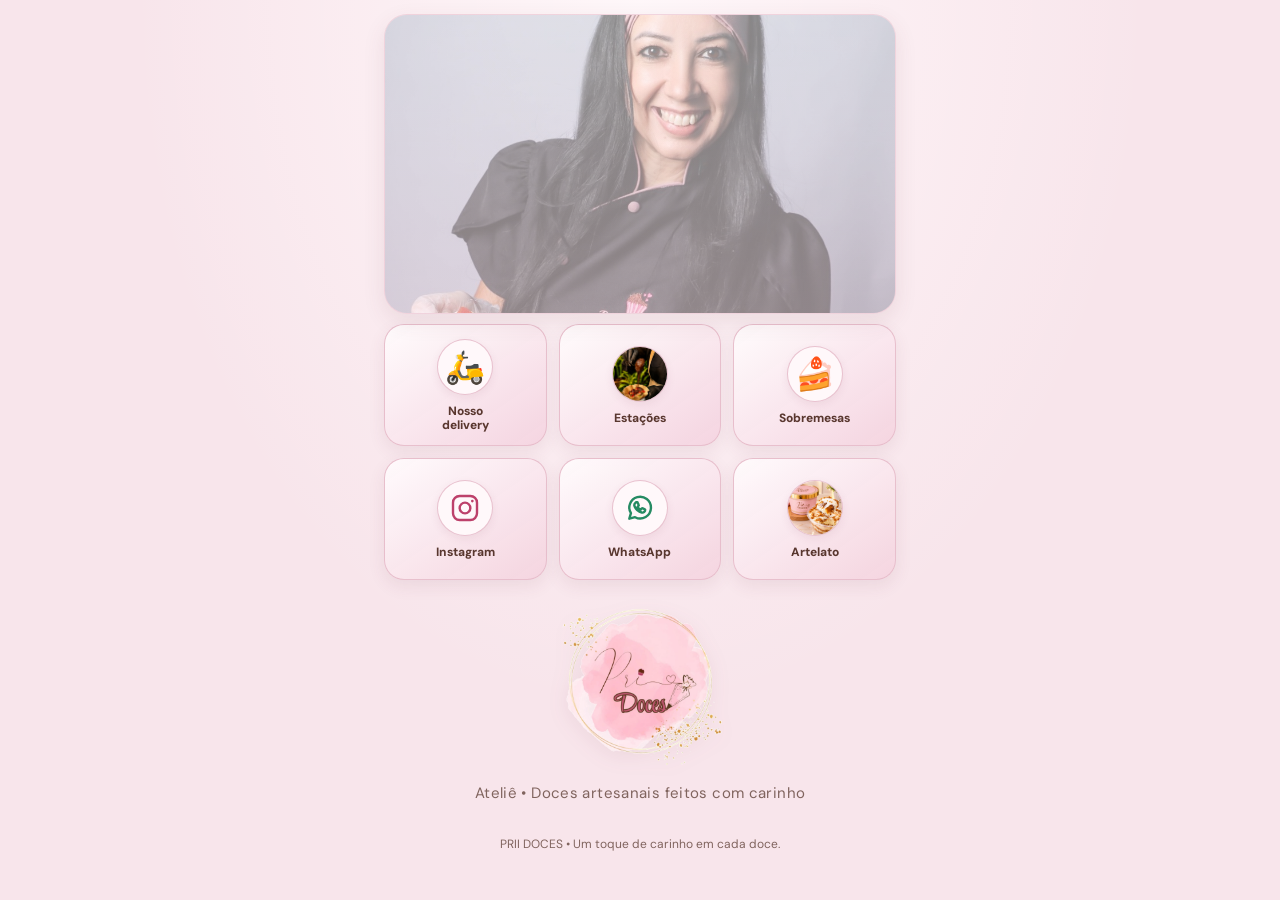
<file: index.html>
<!DOCTYPE html>
<html lang="pt-BR">
<head>
  <meta charset="UTF-8">
  <meta name="viewport" content="width=device-width, initial-scale=1.0, viewport-fit=cover">
  <meta name="theme-color" content="#f8dfe7">
  <meta name="description" content="PRII DOCES — encomendas, estações e sobremesas artesanais feitas com carinho.">
  <title>PRII DOCES | Links oficiais</title>

  <!-- Fontes da identidade visual da PRII DOCES. -->
  <link rel="preconnect" href="https://fonts.googleapis.com">
  <link rel="preconnect" href="https://fonts.gstatic.com" crossorigin>
  <link href="https://fonts.googleapis.com/css2?family=DM+Sans:wght@400;500;600;700;800&family=Playfair+Display:wght@600;700;800&display=swap" rel="stylesheet">

  <!-- O estilo fica separado para facilitar futuras edições. -->
  <link rel="stylesheet" href="css/index.css?v=20261120-mobile-transparente">
</head>
<body>
  <main class="link-page" id="inicio">
    <!-- Foto em cima, os seis botões originais no meio e logotipo embaixo. -->
    <header class="store-header">
      <figure class="profile-cover">
        <img src="assets/perfil.jpg" alt="Confeiteira da PRII DOCES apresentando seus doces" width="900" height="900" fetchpriority="high">
      </figure>
      <!-- Atalhos originais, com os mesmos ícones, textos e links. -->
      <nav class="icon-links" aria-label="Atalhos da PRII DOCES">
        <!-- 1. Cardápio e delivery. -->
        <a class="icon-link" href="cardapio.html" aria-label="Nosso delivery">
          <span class="icon-art delivery-art" aria-hidden="true">🛵</span>
          <span class="icon-label">Nosso<br>delivery</span>
        </a>

        <!-- 2. A foto do fondue identifica a página de estações. -->
        <a class="icon-link" href="estacoes.html" aria-label="Estações">
          <span class="icon-art photo-art">
            <img src="assets/estacao-fondue.jpeg" alt="" aria-hidden="true">
          </span>
          <span class="icon-label">Estações</span>
        </a>

        <!-- 3. Atalho para a categoria de sobremesas. -->
        <a class="icon-link" href="cardapio.html?categoria=Sobremesas#cardapio" aria-label="Sobremesas">
          <span class="icon-art dessert-art" aria-hidden="true">🍰</span>
          <span class="icon-label">Sobremesas</span>
        </a>

        <!-- 4. Instagram oficial. -->
        <a class="icon-link" href="https://www.instagram.com/priicardosodoces?igsh=MTE0YnF0MHFzcXJ6Ng==" target="_blank" rel="noopener noreferrer" aria-label="Siga o Instagram">
          <span class="icon-art instagram-art" aria-hidden="true">
            <svg viewBox="0 0 24 24" focusable="false">
              <rect x="3" y="3" width="18" height="18" rx="5"></rect>
              <circle cx="12" cy="12" r="4"></circle>
              <circle class="instagram-dot" cx="17.5" cy="6.8" r="1"></circle>
            </svg>
          </span>
          <span class="icon-label">Instagram</span>
        </a>

        <!-- 5. WhatsApp oficial da loja. -->
        <a class="icon-link" href="https://wa.me/5522999609681" target="_blank" rel="noopener noreferrer" aria-label="Nosso WhatsApp">
          <span class="icon-art whatsapp-art" aria-hidden="true">
            <svg viewBox="0 0 24 24" focusable="false">
              <path d="M20.2 11.8a8.1 8.1 0 0 1-11.9 7.1L4 20l1.2-4.1a8.1 8.1 0 1 1 15-4.1Z"></path>
              <path d="M8.7 8.1c.2-.5.5-.5.8-.5h.4c.2 0 .3.1.4.4l.7 1.7c.1.2.1.4-.1.6l-.5.6c-.2.2-.2.4 0 .6.4.7 1 1.3 1.7 1.7.2.1.4.1.6-.1l.7-.8c.2-.2.4-.2.6-.1l1.6.8c.2.1.3.2.3.4 0 .3-.2 1.1-.7 1.5-.5.5-1.2.7-1.9.5-1-.2-2.2-.8-3.4-1.9-1.1-1-1.9-2.3-2.1-3.2-.2-.9.2-1.7.9-2.2Z"></path>
            </svg>
          </span>
          <span class="icon-label">WhatsApp</span>
        </a>

        <!-- 6. Nova área Artelato, posicionada no espaço livre da grade. -->
        <a class="icon-link artelato-link" href="artelato.html" aria-label="Conheça o Artelato">
          <span class="icon-art photo-art">
            <img src="assets/artelato.jpeg" alt="" aria-hidden="true">
          </span>
          <span class="icon-label">Artelato</span>
        </a>
      </nav>
      <!-- Logotipo centralizado ABAIXO dos seis botões originais. -->
      <img class="brand-logo header-logo" src="assets/logo-prii-doces.png" alt="Logo da PRII DOCES" width="1080" height="1060">
      <p class="store-description">Ateliê • Doces artesanais feitos com carinho</p>
    </header>

    <footer class="page-footer">
        <p>PRII DOCES <span aria-hidden="true">•</span> Um toque de carinho em cada doce.</p>
    </footer>
  </main>
</body>
</html>
</file>
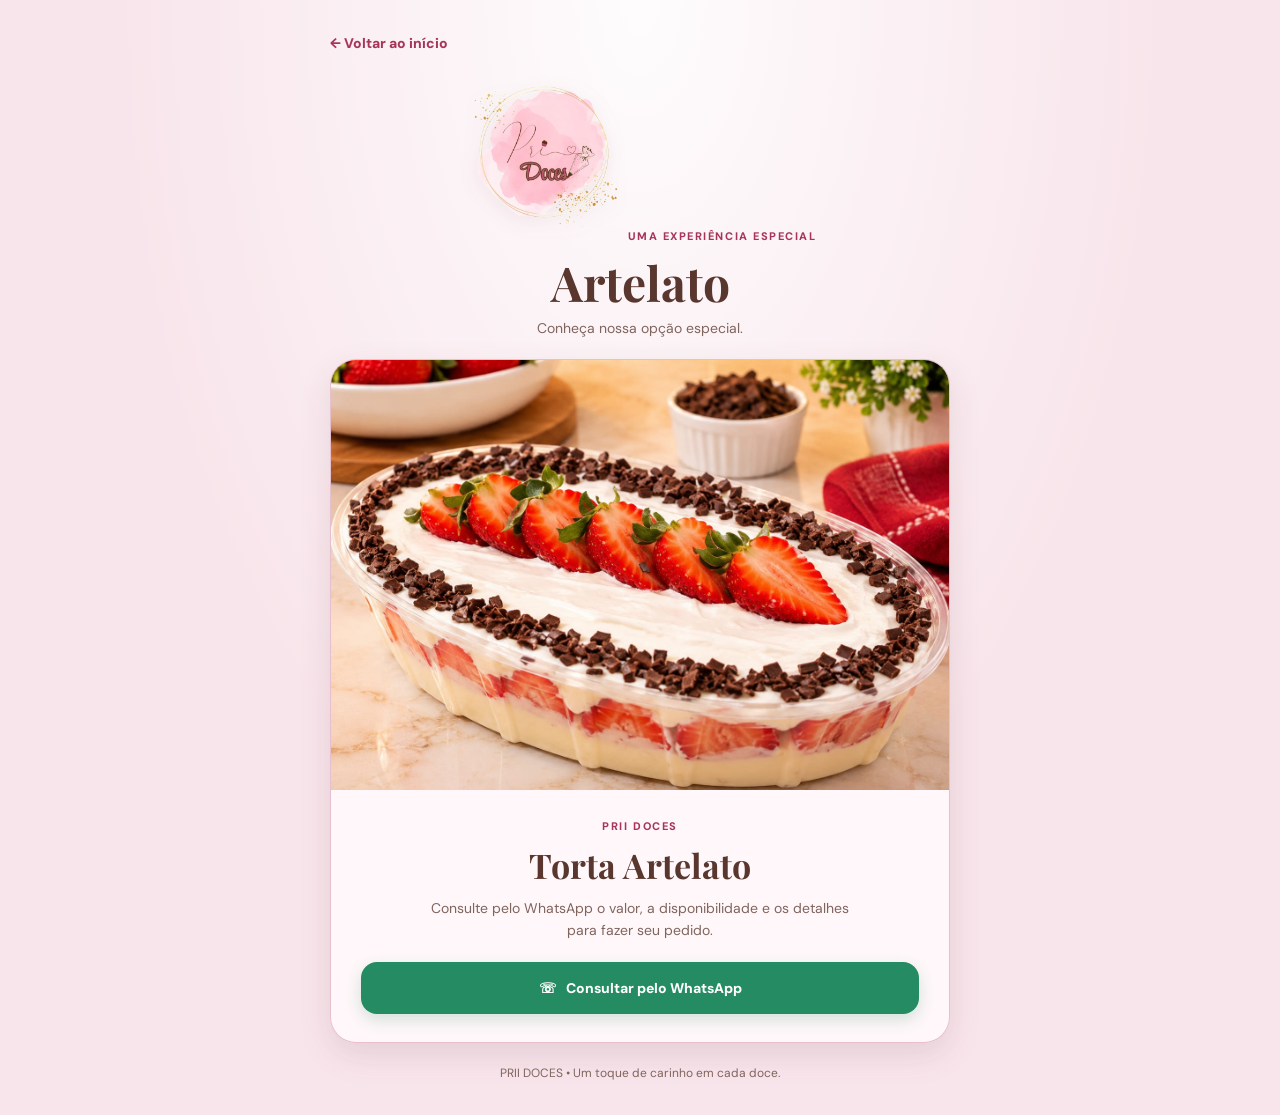
<file: artelato.html>
<!DOCTYPE html>
<html lang="pt-BR">
<head>
  <meta charset="UTF-8">
  <meta name="viewport" content="width=device-width, initial-scale=1.0">
  <meta name="theme-color" content="#f8dfe7">
  <meta name="description" content="Conheça a Torta Artelato da PRII DOCES.">
  <title>Artelato | PRII DOCES</title>
  <link rel="preconnect" href="https://fonts.googleapis.com">
  <link rel="preconnect" href="https://fonts.gstatic.com" crossorigin>
  <link href="https://fonts.googleapis.com/css2?family=DM+Sans:wght@400;500;600;700;800&family=Playfair+Display:wght@600;700;800&display=swap" rel="stylesheet">
  <link rel="stylesheet" href="css/artelato.css">
</head>
<body>
  <main class="artelato-page">
    <a class="back-link" href="index.html">← Voltar ao início</a>

    <header class="artelato-header">
      <img src="assets/logo-prii-doces.png" alt="Logo PRII DOCES">
      <span class="eyebrow">UMA EXPERIÊNCIA ESPECIAL</span>
      <h1>Artelato</h1>
      <p>Conheça nossa opção especial.</p>
    </header>

    <section class="product-card" aria-labelledby="torta-title">
      <img class="product-photo" src="assets/torta-artelato.jpeg" alt="Torta Artelato da PRII DOCES">
      <div class="product-content">
        <span class="product-label">PRII DOCES</span>
        <h2 id="torta-title">Torta Artelato</h2>
        <p>Consulte pelo WhatsApp o valor, a disponibilidade e os detalhes para fazer seu pedido.</p>
        <a class="whatsapp-button" href="https://wa.me/5522999609681?text=Ol%C3%A1!%20Gostaria%20de%20saber%20mais%20sobre%20a%20Torta%20Artelato." target="_blank" rel="noopener noreferrer">
          <span aria-hidden="true">☏</span> Consultar pelo WhatsApp
        </a>
      </div>
    </section>

    <footer>PRII DOCES <span aria-hidden="true">•</span> Um toque de carinho em cada doce.</footer>
  </main>
</body>
</html>
</file>
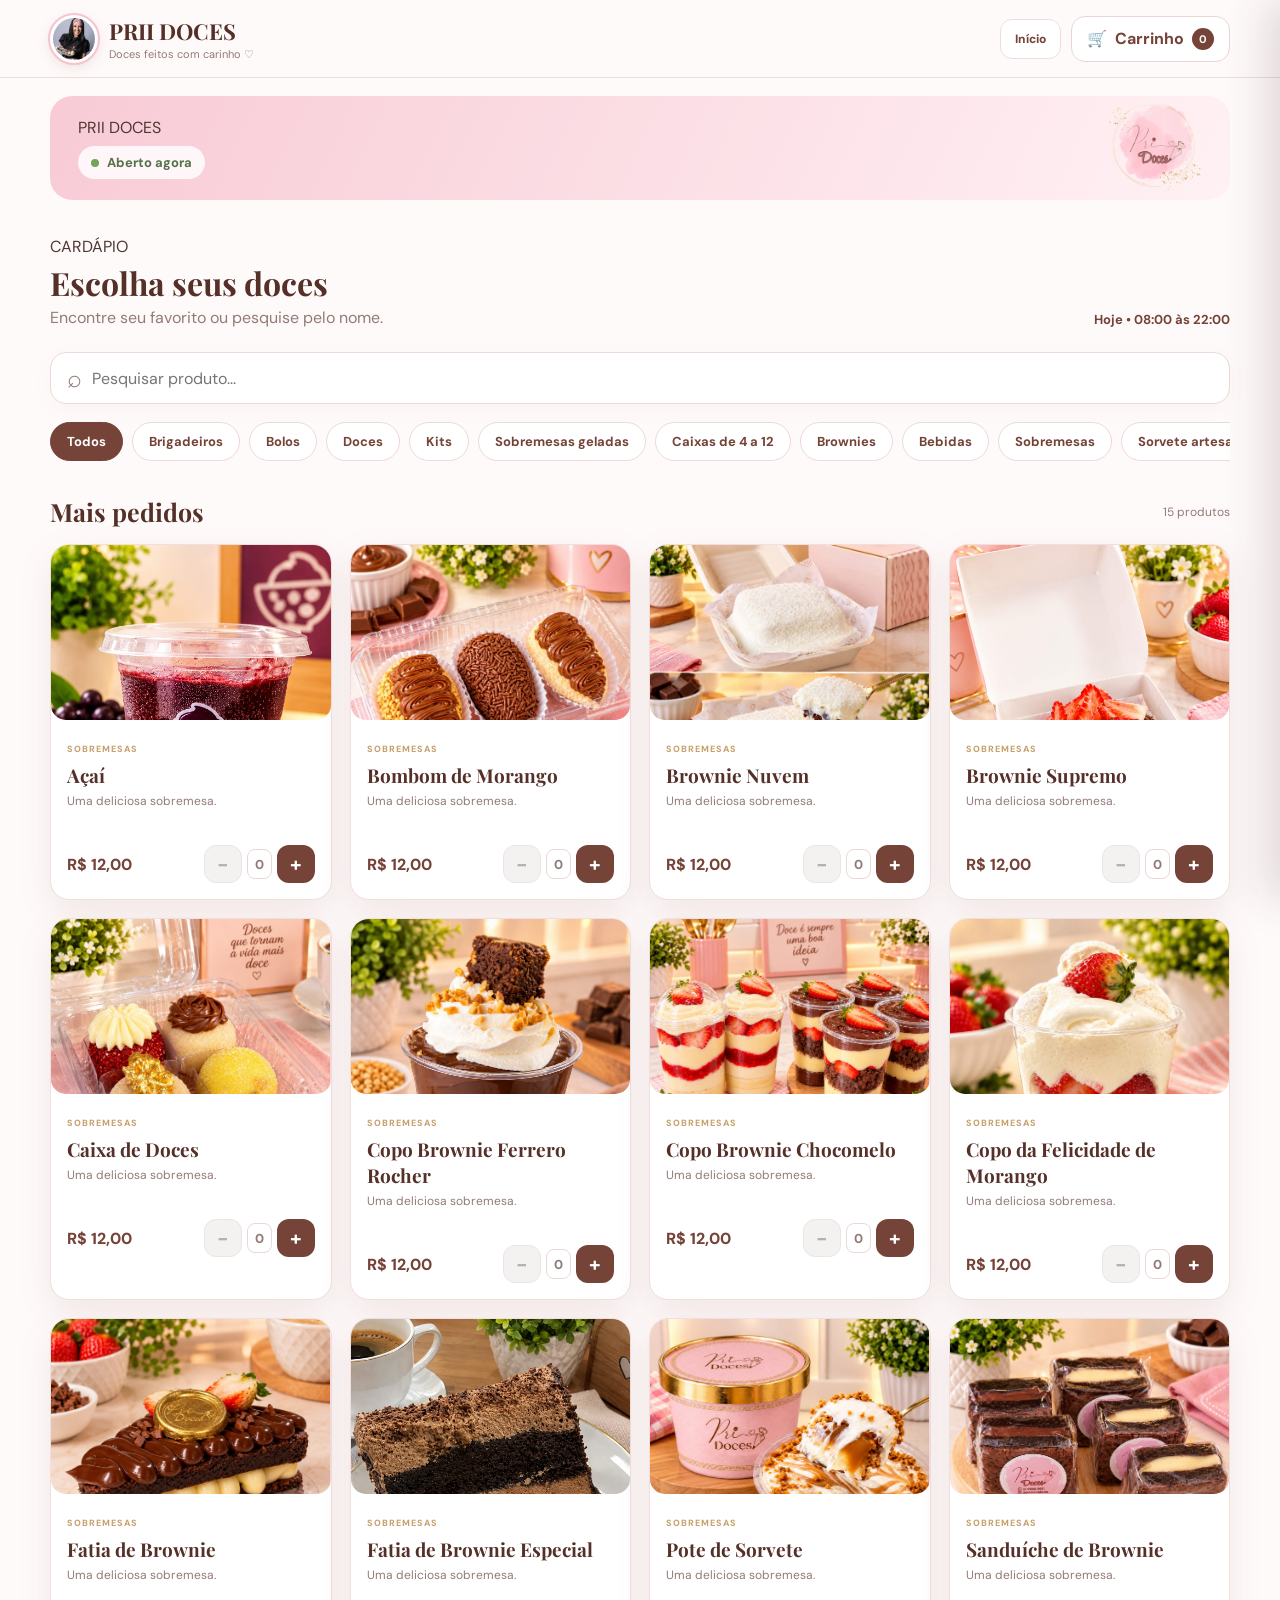
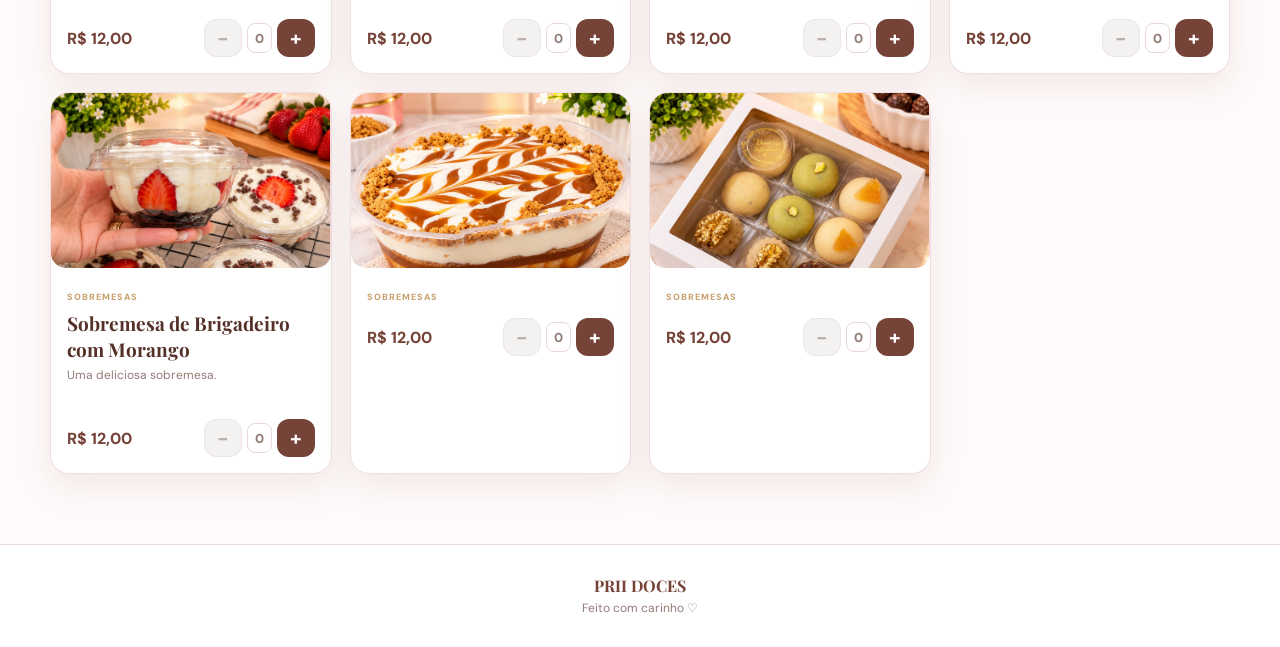
<file: cardapio.html>
<!--
=================================================================
ARQUIVO HTML DOCUMENTADO

Este projeto foi organizado para facilitar futuras alterações.

SEÇÕES PRINCIPAIS:
1. Cabeçalho
2. Apresentação da empresa
3. Cardápio
4. Carrinho
5. Rodapé

DICA:
Procure pelos comentários ===== para localizar cada área.
=================================================================
-->

<!DOCTYPE html>
<html lang="pt-BR">
<head>
  <meta charset="UTF-8">
  <meta name="viewport" content="width=device-width, initial-scale=1.0">

  <!-- =========================================================
       PRII DOCES | SITE DA LOJA
       Estrutura:
       1. Cabeçalho
       2. Hero / apresentação
       3. Busca e categorias
       4. Produtos
       5. Carrinho
       6. Finalização
       ========================================================= -->

  <title>Cardápio | PRII DOCES</title>

  <!-- Fontes -->
  <link rel="preconnect" href="https://fonts.googleapis.com">
  <link rel="preconnect" href="https://fonts.gstatic.com" crossorigin>
  <link href="https://fonts.googleapis.com/css2?family=DM+Sans:wght@400;500;600;700&family=Playfair+Display:wght@500;600;700&display=swap" rel="stylesheet">

  <!-- Estilos do projeto -->
  <link rel="stylesheet" href="css/cardapio.css?v=7">
</head>

<body>
  <!-- =========================================================
       HEADER
       ========================================================= -->
  <header class="site-header">
    <div class="container header-content">

      <a class="brand" href="index.html" aria-label="PRII DOCES - início">
        <img
          class="brand-photo"
          src="assets/perfil.jpg"
          alt="Foto da dona da PRII DOCES"
        >

        <div class="brand-info">
          <strong>PRII DOCES</strong>
          <span>Doces feitos com carinho ♡</span>
        </div>
      </a>

      <div class="header-actions">
        <a class="header-home-link" href="index.html">Início</a>

      <button class="cart-button" id="openCart" type="button">
        <span class="cart-icon">🛒</span>
        <span class="cart-label">Carrinho</span>
        <b id="cartCount">0</b>
      </button>
      </div>

    </div>
  </header>


  <main>

    <!-- =======================================================
         HERO
         ======================================================= -->
    <section class="hero-section">
      <div class="container hero-card">

        <!-- Faixa compacta: mantém o aviso de funcionamento sem o texto promocional. -->
        <div class="hero-content">
          <span class="eyebrow">PRII DOCES</span>
          <div class="store-status" aria-label="Status da loja: aberto agora">
            <i aria-hidden="true"></i>
            <span>Aberto agora</span>
          </div>
        </div>

        <!-- Selo com o logo enviado pela cliente -->
        <img
          class="hero-seal"
          src="assets/selo-piu-doces.png"
          alt="PRII DOCES"
        >

      </div>
    </section>


    <!-- =======================================================
         CARDÁPIO
         ======================================================= -->
    <section class="menu-section" id="cardapio">
      <div class="container">



        <div class="menu-heading">
          <div>
            <span class="section-label">CARDÁPIO</span>
            <h2>Escolha seus doces</h2>
            <p>Encontre seu favorito ou pesquise pelo nome.</p>
          </div>

          <span class="opening-hours">
            Hoje • 08:00 às 22:00
          </span>
        </div>




        <!-- Busca -->
        <div class="search-box">
          <span aria-hidden="true">⌕</span>

          <input
            id="searchInput"
            type="search"
            placeholder="Pesquisar produto..."
            autocomplete="off"
            aria-label="Pesquisar produto"
          >
        </div>


        <!-- Categorias -->
        <nav class="categories" id="categories" aria-label="Categorias do cardápio">

          <button class="category-button active" data-category="Todos" type="button">
            Todos
          </button>

          <button class="category-button" data-category="Brigadeiros" type="button">
            Brigadeiros
          </button>

          <button class="category-button" data-category="Bolos" type="button">
            Bolos
          </button>

          <button class="category-button" data-category="Doces" type="button">
            Doces
          </button>

          <button class="category-button" data-category="Kits" type="button">
            Kits
          </button>

          <!-- Categorias adicionais acessadas pelos atalhos da página inicial. -->
          <button class="category-button" data-category="Sobremesas geladas" type="button">Sobremesas geladas</button>
          <button class="category-button" data-category="Caixas de 4 a 12" type="button">Caixas de 4 a 12</button>
          <button class="category-button" data-category="Brownies" type="button">Brownies</button>
          <button class="category-button" data-category="Bebidas" type="button">Bebidas</button>
          <button class="category-button" data-category="Sobremesas" type="button">Sobremesas</button>
          <button class="category-button" data-category="Sorvete artesanal" type="button">Sorvete artesanal</button>

        </nav>


        <!-- Produtos -->
        <div class="section-title">
          <h2>Mais pedidos</h2>
          <span id="resultCount"></span>
        </div>

        <div class="products-grid" id="products">
          <!-- Os produtos são renderizados pelo js/cardapio.js -->
        </div>

      </div>
    </section>

  


</main>


  <!-- =========================================================
       OVERLAY
       ========================================================= -->
  <div class="overlay" id="overlay"></div>


  <!-- =========================================================
       CARRINHO
       ========================================================= -->
  <aside class="cart-panel" id="cart" aria-label="Carrinho de compras">

    <div class="cart-header">
      <div>
        <span class="section-label">SEU PEDIDO</span>
        <h2>Carrinho</h2>
      </div>

      <button id="closeCart" class="close-button" type="button" aria-label="Fechar carrinho">
        ×
      </button>
    </div>

    <div class="cart-items" id="cartItems">
      <!-- Itens renderizados pelo js/cardapio.js -->
    </div>

    <div class="cart-footer">

      <div class="cart-total">
        <span>Total</span>
        <strong id="cartTotal">R$ 0,00</strong>
      </div>

      <button class="primary-button" id="checkout" type="button">
        Continuar pedido
      </button>

    </div>

  </aside>

  <!-- PERSONALIZAÇÃO DO PRODUTO -->
  <div class="modal" id="customizationModal">
    <div class="modal-card product-customization-card">
      <button class="modal-close" id="closeCustomization" type="button">×</button>
      <span class="section-label">PERSONALIZE SEU PEDIDO</span>
      <div class="custom-product-heading">
        <div class="custom-product-icon" id="customProductEmoji">🍫</div>
        <div><h2 id="customProductName">Brigadeiro Gourmet</h2><p id="customProductDescription">Monte do seu jeito. Todas as opções são opcionais.</p></div>
      </div>
      <div class="custom-option-group"><div class="custom-option-title"><strong>Base / sabor</strong><span>Opcional</span></div><select id="customFlavor"><option value="">Não escolher</option><option>Chocolate</option><option>Ninho</option><option>Meio amargo</option></select></div>
      <div class="custom-option-group"><div class="custom-option-title"><strong>Recheio</strong><span>Opcional</span></div><select id="customFilling"><option value="">Sem recheio</option><option>Nutella</option><option>Morango</option><option>Coco</option></select></div>
      <div class="custom-option-group"><div class="custom-option-title"><strong>Finalização</strong><span>Opcional</span></div><select id="customTopping"><option value="">Não escolher</option><option>Granulado</option><option>Leite Ninho</option><option>Paçoca</option><option>Coco</option></select></div>
      <div class="custom-quantity-row"><div><strong>Quantidade</strong><span>Escolha quantos deseja adicionar</span></div><div class="custom-quantity-controls"><button id="customQuantityMinus" type="button">−</button><strong id="customQuantity">1</strong><button id="customQuantityPlus" type="button">+</button></div></div>
      <button class="primary-button" id="confirmCustomization" type="button">Adicionar ao carrinho</button>
      <button class="text-button" id="skipCustomization" type="button">Continuar sem personalizar</button>
    </div>
  </div>


  <!-- =========================================================
       MODAL DE FINALIZAÇÃO
       ========================================================= -->
  <div class="modal" id="checkoutModal">

    <div class="modal-card">

      <button
        class="modal-close"
        id="closeCheckout"
        type="button"
        aria-label="Fechar"
      >
        ×
      </button>

      <span class="section-label">FINALIZAR PEDIDO</span>

      <h2>Vamos preparar seu pedido ♡</h2>

      <label>
        Seu nome
        <input id="customerName" type="text" placeholder="Digite seu nome">
      </label>

      <label>
        Forma de pagamento
        <select id="payment">
          <option value="Pix">Pix</option>
          <option value="Cartão">Cartão</option>
          <option value="Dinheiro">Dinheiro</option>
        </select>
      </label>


      <div class="cash-change-box" id="cashChangeBox" hidden>
        <label>
          Troco para quanto?
          <input id="changeFor" type="number" min="0" step="0.01" inputmode="decimal" placeholder="Ex.: 50,00">
        </label>
        <p id="changePreview" class="change-preview">Informe o valor que você vai entregar.</p>
      </div>

      <!-- Cliente escolhe entrega ou retirada antes de enviar o pedido. -->
      <label>
        Como deseja receber?
        <select id="deliveryMethod" required aria-describedby="deliveryMethodNote" aria-invalid="false">
          <option value="" selected disabled>Selecione uma opção</option>
          <option value="Entrega com frete">Entrega com frete</option>
          <option value="Retirada no local">Retirada no local</option>
        </select>
      </label>
      <p class="checkout-field-error" id="deliveryMethodError" role="alert" hidden>
        Escolha entrega ou retirada antes de enviar o pedido.
      </p>

      <p class="checkout-delivery-note" id="deliveryMethodNote">
        Escolha entrega ou retirada. A taxa de entrega é R$ 3,00; a retirada não tem taxa.
      </p>

      <!-- Resumo financeiro atualizado conforme a forma de recebimento escolhida. -->
      <section class="checkout-total-box" aria-label="Resumo do pedido">
        <div><span>Subtotal dos produtos</span><strong id="checkoutSubtotal">R$ 0,00</strong></div>
        <div><span>Taxa de entrega</span><strong id="checkoutDeliveryFee">—</strong></div>
        <div class="checkout-grand-total"><span>Total do pedido</span><strong id="checkoutGrandTotal">—</strong></div>
      </section>

      <label>
        Endereço / observação
        <textarea
          id="address"
          rows="3"
          placeholder="Informe o endereço para entrega ou escreva uma observação (opcional para retirada)"
        ></textarea>
      </label>

      <button class="primary-button" id="whatsappOrder" type="button">
        Enviar pedido pelo WhatsApp
      </button>

      <small>
        O total exibido inclui a taxa de entrega quando você escolher receber em casa.
      </small>

    </div>

  </div>


  <!-- =========================================================
       FOOTER
       ========================================================= -->
  <footer class="site-footer">
    <strong>PRII DOCES</strong>
    <span>Feito com carinho ♡</span>
  </footer>


  <!-- JavaScript principal -->
  <script src="js/cardapio.js?v=7"></script>

</body>
</html>
</file>
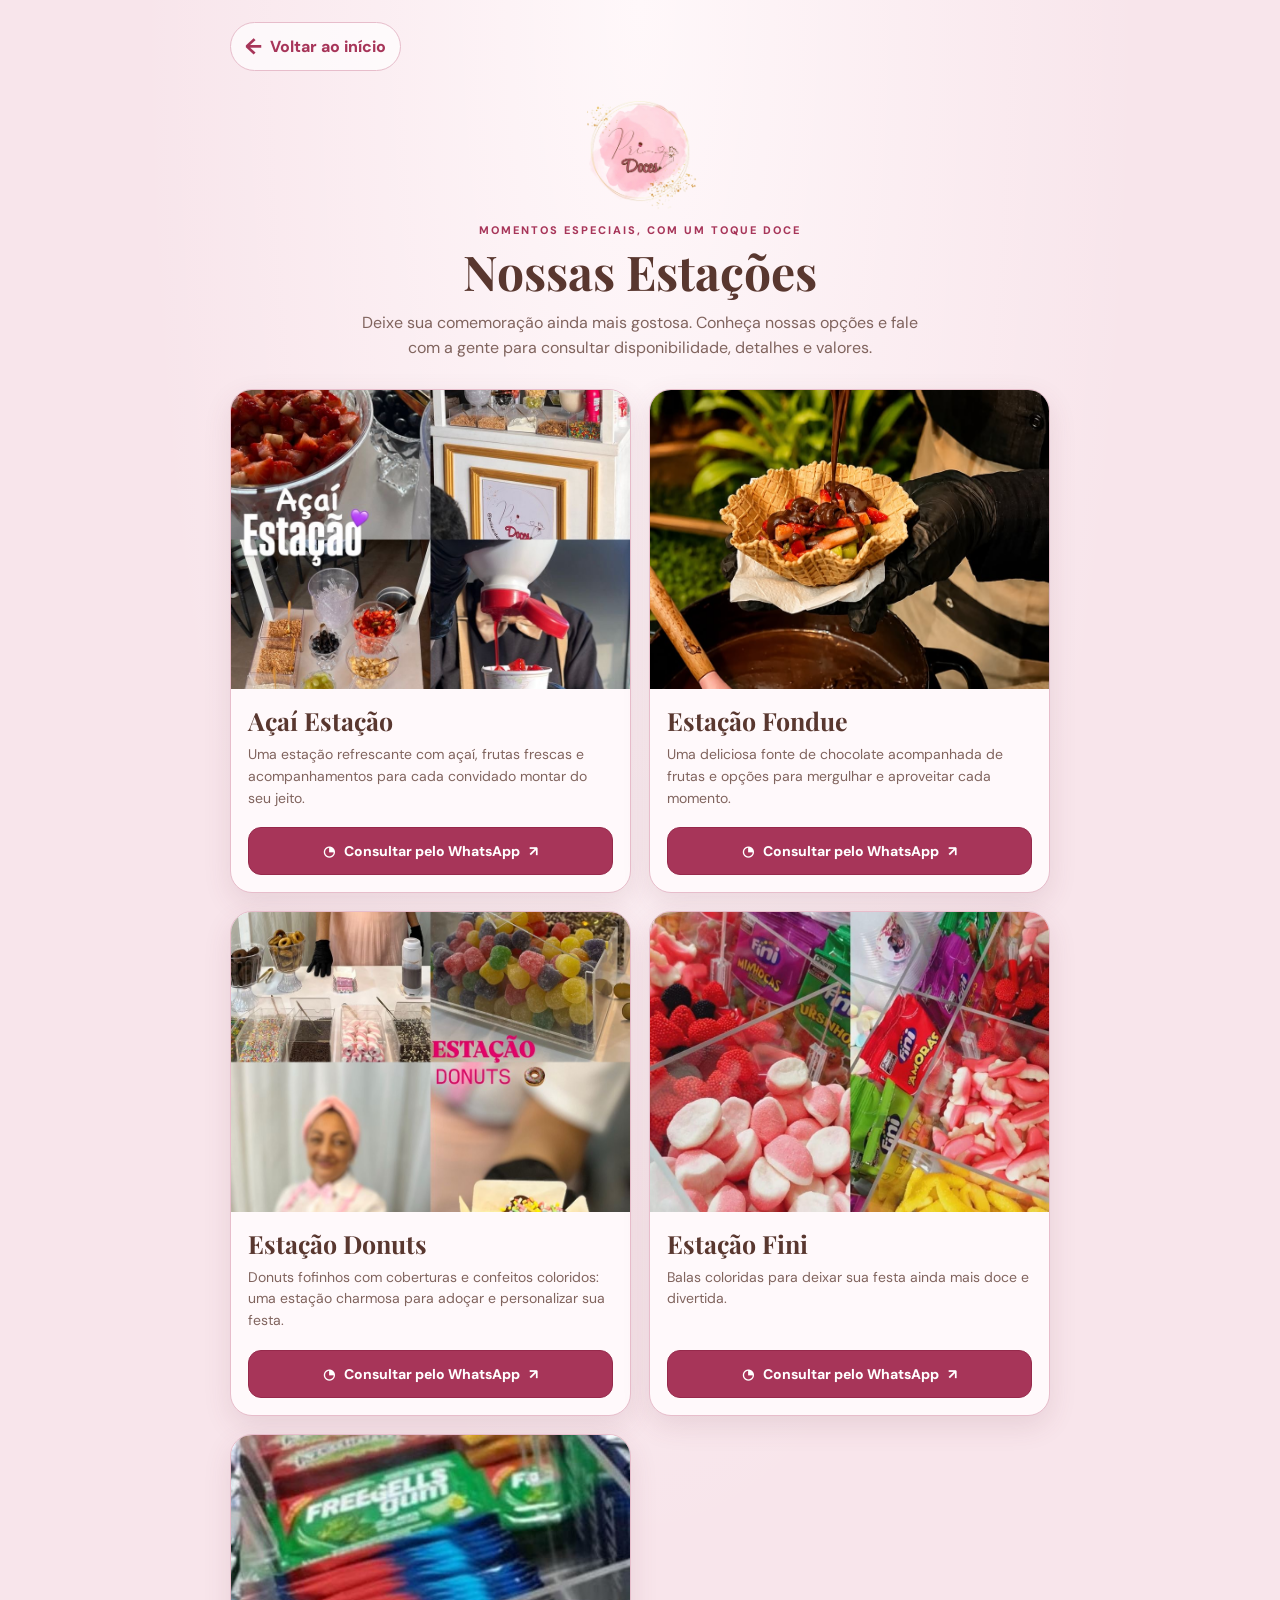
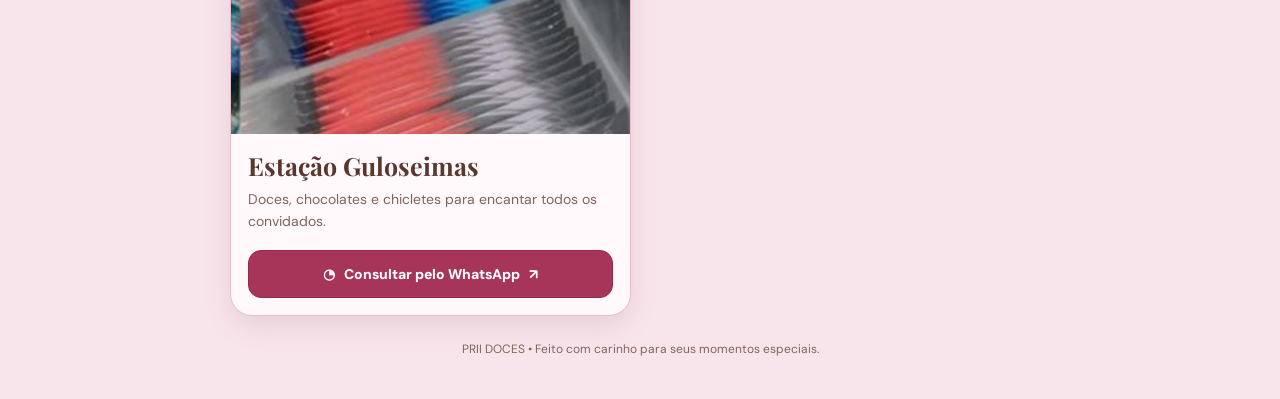
<file: estacoes.html>
<!DOCTYPE html>
<html lang="pt-BR">
<head>
  <meta charset="UTF-8">
  <meta name="viewport" content="width=device-width, initial-scale=1.0, viewport-fit=cover">
  <meta name="theme-color" content="#f8dfe7">
  <meta name="description" content="Conheça as estações de açaí, fondue, donuts, Fini e guloseimas da PRII DOCES. Consulte disponibilidade pelo WhatsApp.">
  <title>PRII DOCES | Nossas Estações</title>
  <link rel="preconnect" href="https://fonts.googleapis.com">
  <link rel="preconnect" href="https://fonts.gstatic.com" crossorigin>
  <link href="https://fonts.googleapis.com/css2?family=DM+Sans:wght@400;500;600;700;800&family=Playfair+Display:wght@600;700;800&display=swap" rel="stylesheet">
  <link rel="stylesheet" href="css/estacoes.css">
</head>
<body>
  <main class="stations-page">
    <!-- Voltar leva à página inicial sem alterar o cardápio existente. -->
    <a class="back-link" href="index.html"><span aria-hidden="true">←</span> Voltar ao início</a>
    <header class="stations-header">
      <img src="assets/logo-prii-doces.png" alt="Logo PRII DOCES" class="stations-logo">
      <p class="eyebrow">MOMENTOS ESPECIAIS, COM UM TOQUE DOCE</p>
      <h1>Nossas Estações</h1>
      <p class="intro">Deixe sua comemoração ainda mais gostosa. Conheça nossas opções e fale com a gente para consultar disponibilidade, detalhes e valores.</p>
    </header>
    <section class="stations-grid" aria-label="Estações disponíveis">
      <!-- Estação: Açaí Estação. Edite o texto e a foto nesta seção se necessário. -->
      <article class="station-card">
        <img class="station-image" src="assets/estacao-acai.jpeg" alt="Açaí Estação da PRII DOCES" loading="lazy">
        <div class="station-content">
          <h2>Açaí Estação</h2>
          <p>Uma estação refrescante com açaí, frutas frescas e acompanhamentos para cada convidado montar do seu jeito.</p>
          <a class="whatsapp-button" href="https://wa.me/5522999609681?text=Ol%C3%A1%21%20%F0%9F%92%97%20Gostaria%20de%20saber%20mais%20sobre%20a%20Esta%C3%A7%C3%A3o%20de%20A%C3%A7a%C3%AD%20da%20PRII%20DOCES%2C%20consultar%20a%20disponibilidade%20para%20a%20data%20do%20meu%20evento%20e%20receber%20os%20valores.%20%F0%9F%8D%93" target="_blank" rel="noopener noreferrer">
            <span aria-hidden="true">◔</span> Consultar pelo WhatsApp <span aria-hidden="true">↗</span>
          </a>
        </div>
      </article>
      <!-- Estação: Estação Fondue. Edite o texto e a foto nesta seção se necessário. -->
      <article class="station-card">
        <img class="station-image" src="assets/estacao-fondue.jpeg" alt="Estação Fondue da PRII DOCES" loading="lazy">
        <div class="station-content">
          <h2>Estação Fondue</h2>
          <p>Uma deliciosa fonte de chocolate acompanhada de frutas e opções para mergulhar e aproveitar cada momento.</p>
          <a class="whatsapp-button" href="https://wa.me/5522999609681?text=Ol%C3%A1%21%20%F0%9F%8D%AB%F0%9F%92%97%20Gostaria%20de%20consultar%20a%20disponibilidade%20da%20Esta%C3%A7%C3%A3o%20Fondue%20da%20PRII%20DOCES%20para%20a%20data%20do%20meu%20evento%20e%20receber%20detalhes%20e%20valores.%20Obrigada%21" target="_blank" rel="noopener noreferrer">
            <span aria-hidden="true">◔</span> Consultar pelo WhatsApp <span aria-hidden="true">↗</span>
          </a>
        </div>
      </article>
      <!-- Estação: Estação Donuts. Edite o texto e a foto nesta seção se necessário. -->
      <article class="station-card">
        <img class="station-image" src="assets/estacao-donuts.jpeg" alt="Estação Donuts da PRII DOCES" loading="lazy">
        <div class="station-content">
          <h2>Estação Donuts</h2>
          <p>Donuts fofinhos com coberturas e confeitos coloridos: uma estação charmosa para adoçar e personalizar sua festa.</p>
          <a class="whatsapp-button" href="https://wa.me/5522999609681?text=Ol%C3%A1%21%20%F0%9F%8D%A9%F0%9F%92%97%20Gostaria%20de%20saber%20mais%20sobre%20a%20Esta%C3%A7%C3%A3o%20Donuts%20da%20PRII%20DOCES%2C%20consultar%20a%20disponibilidade%20para%20a%20data%20do%20meu%20evento%20e%20receber%20os%20valores.%20Obrigada%21" target="_blank" rel="noopener noreferrer">
            <span aria-hidden="true">◔</span> Consultar pelo WhatsApp <span aria-hidden="true">↗</span>
          </a>
        </div>
      </article>
      <!-- Estação Fini: foto e legenda curta, sem texto longo. -->
      <article class="station-card station-fini">
        <a class="station-photo-link" href="https://wa.me/5522999609681?text=Ol%C3%A1%21%20%F0%9F%92%97%20Gostaria%20de%20consultar%20a%20disponibilidade%20da%20Esta%C3%A7%C3%A3o%20Fini%20para%20meu%20evento%20e%20receber%20os%20valores." target="_blank" rel="noopener noreferrer" aria-label="Consultar a Estação Fini pelo WhatsApp">
          <img class="station-image" src="assets/estacao-fini.jpeg" alt="Estação Fini com doces e balas coloridas" loading="lazy">
        </a>
        <div class="station-content">
          <h2>Estação Fini</h2>
          <p>Balas coloridas para deixar sua festa ainda mais doce e divertida.</p>
          <a class="whatsapp-button" href="https://wa.me/5522999609681?text=Ol%C3%A1%21%20%F0%9F%92%97%20Gostaria%20de%20consultar%20a%20disponibilidade%20da%20Esta%C3%A7%C3%A3o%20Fini%20para%20meu%20evento%20e%20receber%20os%20valores." target="_blank" rel="noopener noreferrer">
            <span aria-hidden="true">◔</span> Consultar pelo WhatsApp <span aria-hidden="true">↗</span>
          </a>
        </div>
      </article>
      <!-- Estação Guloseimas: foto da direita da imagem enviada. -->
      <article class="station-card station-guloseimas">
        <img class="station-image" src="assets/estacao-guloseimas.jpeg" alt="Estação Guloseimas com chicletes, balas e chocolates organizados" loading="lazy">
        <div class="station-content">
          <h2>Estação Guloseimas</h2>
          <p>Doces, chocolates e chicletes para encantar todos os convidados.</p>
          <a class="whatsapp-button" href="https://wa.me/5522999609681?text=Ol%C3%A1%21%20%F0%9F%92%97%20Gostaria%20de%20consultar%20a%20disponibilidade%20da%20Esta%C3%A7%C3%A3o%20Guloseimas%20para%20meu%20evento%20e%20receber%20os%20valores." target="_blank" rel="noopener noreferrer">
            <span aria-hidden="true">◔</span> Consultar pelo WhatsApp <span aria-hidden="true">↗</span>
          </a>
        </div>
      </article>
    </section>
    <footer class="stations-footer">PRII DOCES <span aria-hidden="true">•</span> Feito com carinho para seus momentos especiais.</footer>
  </main>
</body>
</html>
</file>
<file: css/index.css>
/* =====================================================================
   PRII DOCES — PÁGINA INICIAL
   Arquivo: css/index.css

   GUIA RÁPIDO
   01. Paleta e fundo rosa ............ :root / body
   02. Logo e apresentação ............ .store-header / .brand-logo
   03. Atalhos com ícones ............. .icon-links / .icon-link
   04. Foto da Priscila ................ fundo transparente
   05. Rodapé e adaptação mobile ....... . ooter / media queries
   ===================================================================== */

/* 01. Cores principais: rosa claro com detalhes em marrom. */
:root {
  --pink-page: #f8e5eb;
  --pink-light: #fff8fa;
  --pink-card: #f5d8e2;
  --pink-border: #e7bdcb;
  --pink-deep: #a73559;
  --brown-text: #59372f;
  --brown-muted: #80645e;
  --white: #fffdfd;
  --shadow: 0 10px 28px rgba(112, 54, 73, 0.12);
}

* { box-sizing: border-box; }
html { min-height: 100%; scroll-behavior: smooth; }
body {
  position: relative;
  isolation: isolate;
  min-height: 100vh;
  margin: 0;
  padding: 14px 12px 24px;
  color: var(--brown-text);
  background:
    radial-gradient(ellipse at 50% 0%, rgba(255, 248, 250, 0.95) 0%, transparent 56%),
    var(--pink-page);
  font-family: "DM Sans", Arial, sans-serif;
}


/* Mantém todo o conteúdo acima da foto de fundo. */
.link-page {
  position: relative;
  z-index: 1;
}

a { color: inherit; text-decoration: none; }
img { display: block; max-width: 100%; }

/* 02. Foto no alto, botões originais e logotipo abaixo dos botões. */
.link-page { width: min(100%, 430px); margin: 0 auto; }
.store-header {
  display: flex;
  flex-direction: column;
  align-items: center;
  text-align: center;
  padding: 0 4px 8px;
}
.brand-logo {
  width: clamp(150px, 44vw, 218px);
  height: auto;
  aspect-ratio: 1 / 1;
  object-fit: contain;
  margin: 0 auto 8px;
  filter: drop-shadow(0 5px 10px rgba(112, 54, 73, 0.08));
}


/* Foto alinhada ao topo, com aparência mais leve e suave no celular. */
.profile-cover {
  position: relative;
  width: 100%;
  height: clamp(212px, 58vw, 300px);
  margin: 0 0 10px;
  overflow: hidden;
  border-radius: 23px;
  border: 1px solid rgba(231, 189, 203, 0.58);
  box-shadow: 0 8px 22px rgba(112, 54, 73, 0.10);
  background: linear-gradient(180deg, rgba(255,255,255,0.26), rgba(248,229,235,0.18));
}
.profile-cover::after {
  content: "";
  position: absolute;
  inset: 0;
  background: linear-gradient(180deg, rgba(255,255,255,0.30), rgba(248,229,235,0.36));
  pointer-events: none;
}
.profile-cover img {
  width: 100%;
  height: 100%;
  object-fit: cover;
  object-position: center 30%;
  opacity: 0.68;
  transform: scale(1.01);
}
/* Logotipo centralizado logo depois dos seis botões. */
.header-logo {
  width: clamp(138px, 38vw, 177px);
  margin: 0 auto 12px;
}

/* 03. Os seis atalhos originais, sem alterar aparência, ícones ou links. */
.icon-links {
  display: grid;
  grid-template-columns: repeat(3, minmax(0, 1fr));
  gap: 12px 10px;
  width: 100%;
  margin: 0 0 13px;
}
.icon-link {
  min-width: 0;
  min-height: 118px;
  display: flex;
  flex-direction: column;
  align-items: center;
  justify-content: center;
  gap: 9px;
  padding: 12px 7px 11px;
  border: 1px solid rgba(231, 189, 203, 0.95);
  border-radius: 22px;
  background: linear-gradient(145deg, rgba(255, 251, 252, 0.96), rgba(244, 211, 223, 0.94));
  box-shadow: 0 6px 17px rgba(112, 54, 73, 0.09);
  transition: transform 0.16s ease, box-shadow 0.16s ease, border-color 0.16s ease;
  -webkit-tap-highlight-color: transparent;
}
.icon-link:hover,
.icon-link:focus-visible {
  border-color: #d89aaf;
  box-shadow: 0 9px 20px rgba(112, 54, 73, 0.14);
  outline: none;
}
.icon-link:active { transform: scale(0.97); }

/* Área circular de cada ícone. */
.icon-art {
  display: grid;
  place-items: center;
  flex: 0 0 58px;
  width: 58px;
  height: 58px;
  overflow: hidden;
  color: var(--pink-deep);
  background: #fff8fa;
  border: 1px solid rgba(231, 189, 203, 0.9);
  border-radius: 50%;
  box-shadow: 0 3px 8px rgba(112, 54, 73, 0.08);
}
.delivery-art, .dessert-art { font-size: 32px; }
.photo-art img { width: 100%; height: 100%; object-fit: cover; object-position: center 52%; }
.instagram-art svg, .whatsapp-art svg {
  width: 32px;
  height: 32px;
  fill: none;
  stroke: currentColor;
  stroke-width: 1.8;
  stroke-linecap: round;
  stroke-linejoin: round;
}
.instagram-art { color: #bd416b; }
.instagram-art .instagram-dot { fill: currentColor; stroke: none; }
.whatsapp-art { color: #258b63; }
.icon-label {
  display: block;
  max-width: 100%;
  color: var(--brown-text);
  font-size: 13px;
  font-weight: 800;
  line-height: 1.2;
  overflow-wrap: anywhere;
}

/* 04. Frase original abaixo dos botões. */
.store-description {
  max-width: 360px;
  margin: 0 auto;
  color: var(--brown-muted);
  font-size: 15px;
  line-height: 1.55;
  letter-spacing: 0.025em;
}

/* 05. Rodapé discreto e ajustes para telas menores. */
.page-footer {
  padding: 22px 8px 4px;
  color: var(--brown-muted);
  font-size: 12px;
  line-height: 1.5;
  text-align: center;
}
.page-footer p { margin: 0; }

@media (min-width: 480px) {
  .icon-links { grid-template-columns: repeat(3, minmax(0, 1fr)); gap: 12px 10px; }
  .icon-link { min-height: 122px; padding-inline: 6px; border-radius: 20px; }
  .icon-art { width: 56px; height: 56px; flex-basis: 56px; }
  .icon-label { font-size: 12px; }
}

@media (min-width: 860px) {
  .link-page { width: min(100%, 520px); }
  .icon-links { grid-template-columns: repeat(3, minmax(0, 1fr)); gap: 12px; }
}

@media (max-width: 360px) {
  body { padding: 12px 10px 20px; }
  .header-logo { width: 137px; margin-bottom: 12px; }
  .profile-cover { height: 215px; border-radius: 18px; }
  .icon-links { gap: 9px 7px; }
  .icon-link { min-height: 108px; padding: 9px 4px; border-radius: 18px; }
  .icon-art { width: 52px; height: 52px; flex-basis: 52px; }
  .icon-label { font-size: 12px; }
}

@media (prefers-reduced-motion: reduce) {
  *, *::before, *::after { scroll-behavior: auto !important; transition-duration: 0.01ms !important; }
}
</file>
<file: css/artelato.css>
/* =========================================================
   PRII DOCES | PÁGINA ARTELATO
   Visual independente para a área especial Artelato.
   ========================================================= */

:root {
  --pink-page: #f8e5eb;
  --pink-card: #fff8fa;
  --pink-border: #e7bdcb;
  --pink-deep: #a73559;
  --brown-text: #59372f;
  --brown-muted: #80645e;
  --shadow: 0 12px 32px rgba(112, 54, 73, 0.13);
}

* { box-sizing: border-box; }
html { min-height: 100%; }
body {
  min-height: 100vh;
  margin: 0;
  padding: 22px 16px 30px;
  color: var(--brown-text);
  background:
    radial-gradient(ellipse at 50% 0%, rgba(255,255,255,.9), transparent 58%),
    var(--pink-page);
  font-family: "DM Sans", Arial, sans-serif;
}
.artelato-page { width: min(100%, 620px); margin: 0 auto; }
.back-link {
  display: inline-flex;
  align-items: center;
  min-height: 42px;
  color: var(--pink-deep);
  font-size: 14px;
  font-weight: 800;
  text-decoration: none;
}
.artelato-header { padding: 8px 12px 22px; text-align: center; }
.artelato-header img {
  width: clamp(112px, 30vw, 160px);
  aspect-ratio: 1;
  object-fit: contain;
  margin: 0 auto 8px;
  filter: drop-shadow(0 5px 10px rgba(112,54,73,.08));
}
.eyebrow, .product-label {
  color: var(--pink-deep);
  font-size: 11px;
  font-weight: 800;
  letter-spacing: .14em;
}
.artelato-header h1 {
  margin: 5px 0;
  color: var(--brown-text);
  font-family: "Playfair Display", Georgia, serif;
  font-size: clamp(34px, 8vw, 48px);
}
.artelato-header p { margin: 0; color: var(--brown-muted); font-size: 14px; }
.product-card {
  overflow: hidden;
  border: 1px solid rgba(231,189,203,.95);
  border-radius: 26px;
  background: rgba(255,248,250,.94);
  box-shadow: var(--shadow);
}
.product-photo {
  display: block;
  width: 100%;
  max-height: 430px;
  aspect-ratio: 1.25 / 1;
  object-fit: cover;
  object-position: center;
}
.product-content { padding: 24px clamp(18px, 5vw, 30px) 28px; text-align: center; }
.product-content h2 {
  margin: 7px 0 9px;
  font-family: "Playfair Display", Georgia, serif;
  font-size: clamp(25px, 6vw, 34px);
}
.product-content p {
  max-width: 430px;
  margin: 0 auto 20px;
  color: var(--brown-muted);
  font-size: 14px;
  line-height: 1.6;
}
.whatsapp-button {
  display: inline-flex;
  align-items: center;
  justify-content: center;
  gap: 9px;
  width: 100%;
  min-height: 52px;
  padding: 12px 18px;
  border-radius: 16px;
  color: white;
  background: #258b63;
  box-shadow: 0 6px 16px rgba(37,139,99,.2);
  font-size: 14px;
  font-weight: 800;
  text-decoration: none;
  transition: transform .16s ease, filter .16s ease;
}
.whatsapp-button:hover { filter: brightness(1.05); }
.whatsapp-button:active { transform: scale(.98); }
.artelato-page footer {
  padding: 22px 8px 4px;
  color: var(--brown-muted);
  font-size: 12px;
  text-align: center;
}
@media (max-width: 380px) {
  body { padding: 14px 12px 24px; }
  .product-card { border-radius: 21px; }
  .product-photo { aspect-ratio: 1.1 / 1; }
}
</file>
<file: css/cardapio.css>
/*
====================================================================
 PRII DOCES — CARDÁPIO / ESTILOS
====================================================================

 Este arquivo controla SOMENTE o cardápio (cardapio.html).

 ORGANIZAÇÃO
 01. Variáveis
 02. Reset / base
 03. Cabeçalho
 04. Hero
 05. Destaques / carrossel
 06. Busca e categorias
 07. Produtos
 08. Carrinho
 09. Modais
 10. Rodapé
 11. Responsividade

 Para alterar a aparência do cardápio, edite este arquivo.
====================================================================
*/

/* ============================================================
   PIU DOCES | STYLE.CSS
   Organização:
   01. Variáveis
   02. Reset / base
   03. Header
   04. Hero
   05. Cardápio
   06. Produtos
   07. Carrinho
   08. Modal
   09. Footer
   10. Responsividade
   ============================================================ */

/* ============================================================
   FOTOS DOS PRODUTOS
   ============================================================ */

.product-image {
    width: 100%;
    height: 190px;
    overflow: hidden;
    border-radius: 15px;
    display: flex;
    align-items: center;
    justify-content: center;
    background: #fff0f5;
}

    .product-image img {
        width: 100%;
        height: 100%;
        display: block;
        object-fit: cover;
        object-position: center;
        transition: transform 0.3s ease;
    }

.product-card:hover .product-image img {
    transform: scale(1.04);
}

/* =====================================================
   CORREÇÃO DO CARRINHO
   Layout dos produtos e imagens
   ===================================================== */

.cart-item {
    display: grid;
    grid-template-columns: 76px minmax(0, 1fr) auto;
    align-items: center;
    gap: 14px;
    padding: 18px 0;
    width: 100%;
    box-sizing: border-box;
}

.cart-item-image {
    width: 76px;
    height: 76px;
    border-radius: 16px;
    overflow: hidden;
    background: #f7e0e6;
    display: flex;
    align-items: center;
    justify-content: center;
    font-size: 30px;
    flex-shrink: 0;
}

    .cart-item-image img {
        width: 100%;
        height: 100%;
        object-fit: cover;
        display: block;
    }

.cart-item-info {
    min-width: 0;
}

    .cart-item-info h4 {
        margin: 0 0 5px;
        font-size: 16px;
        line-height: 1.3;
        overflow-wrap: anywhere;
    }

.cart-item-price {
    margin: 0 0 8px;
    color: #927d75;
    font-size: 13px;
}

.cart-item-subtotal {
    white-space: nowrap;
    font-size: 15px;
}

.quantity-controls {
    display: flex;
    align-items: center;
    gap: 12px;
}

    .quantity-controls button {
        width: 34px;
        height: 34px;
        border: none;
        border-radius: 10px;
        background: #f4dfe3;
        color: #704638;
        font-size: 20px;
    }

@media (max-width: 480px) {

    .cart-item {
        grid-template-columns: 62px minmax(0, 1fr);
        gap: 10px;
    }

    .cart-item-image {
        width: 62px;
        height: 62px;
    }

    .cart-item-subtotal {
        grid-column: 2;
        justify-self: start;
        margin-top: 4px;
    }
}


/* ============================================================
   01. VARIÁVEIS
   ============================================================ */
:root {
  --color-background: #fffafa;
  --color-surface: #ffffff;

  --color-pink-light: #fff0f4;
  --color-pink: #f5c4cf;
  --color-pink-strong: #e89aaa;

  --color-wine: #754337;
  --color-wine-dark: #553028;

  --color-gold: #c8a06d;

  --color-text: #4f3732;
  --color-muted: #927b76;

  --border-color: #eddddd;

  --shadow-soft: 0 12px 35px rgba(117, 67, 55, 0.10);
}


/* ============================================================
   02. RESET / BASE
   ============================================================ */
* {
  box-sizing: border-box;
  margin: 0;
  padding: 0;
}

html {
  scroll-behavior: smooth;
}

body {
  min-height: 100vh;
  background: var(--color-background);
  color: var(--color-text);
  font-family: "DM Sans", sans-serif;
}

button,
input,
select,
textarea {
  font: inherit;
}

button {
  border: 0;
  cursor: pointer;
}

img {
  display: block;
  max-width: 100%;
}

.container {
  width: min(1180px, calc(100% - 40px));
  margin-inline: auto;
}

h1,
h2,
h3 {
  font-family: "Playfair Display", serif;
  color: var(--color-wine-dark);
}


/* ============================================================
   03. HEADER
   ============================================================ */
.site-header {
  position: sticky;
  top: 0;
  z-index: 20;

  height: 78px;

  background: rgba(255, 250, 250, 0.94);
  border-bottom: 1px solid var(--border-color);

  backdrop-filter: blur(12px);
}

.header-content {
  height: 100%;
  display: flex;
  align-items: center;
  justify-content: space-between;
}


/* Logo / perfil */
.brand {
  display: flex;
  align-items: center;
  gap: 11px;

  color: inherit;
  text-decoration: none;
}

.brand-photo {
  width: 48px;
  height: 48px;

  border-radius: 50%;
  object-fit: cover;

  border: 3px solid #fff;
  outline: 2px solid var(--color-pink);
  box-shadow: 0 4px 14px rgba(117, 67, 55, 0.15);
}

.brand-info strong {
  display: block;

  font-family: "Playfair Display", serif;
  font-size: 22px;

  color: var(--color-wine-dark);
}

.brand-info span {
  display: block;

  margin-top: 1px;

  color: var(--color-muted);
  font-size: 11px;
}


/* Carrinho do header */
.cart-button {
  display: flex;
  align-items: center;
  gap: 8px;

  padding: 11px 15px;

  border: 1px solid #ead5d4;
  border-radius: 14px;

  background: var(--color-surface);
  color: var(--color-wine);

  font-weight: 700;
}

.cart-button b {
  min-width: 22px;
  height: 22px;

  display: grid;
  place-items: center;

  border-radius: 50%;

  background: var(--color-wine);
  color: #fff;

  font-size: 11px;
}



/* ============================================================
   03B. TELA DE ENTRADA / CAPA PRII DOCES
   ============================================================ */
.welcome-section {
  min-height: 100svh;
  position: relative;
  overflow: hidden;
  display: grid;
  place-items: center;
  padding: 44px 20px;
  background:
    radial-gradient(circle at 15% 18%, rgba(255,255,255,.55), transparent 22%),
    radial-gradient(circle at 88% 80%, rgba(200,160,109,.22), transparent 24%),
    linear-gradient(145deg, #efadbf 0%, #f5c2cf 48%, #f8d6df 100%);
}

.welcome-section::before {
  content: "";
  position: absolute;
  width: min(760px, 90vw);
  height: min(760px, 90vw);
  border: 1px solid rgba(200,160,109,.38);
  border-radius: 50%;
  transform: translate(8%, -3%);
}

.welcome-section::after {
  content: "✦  •  ✦  •  ✦";
  position: absolute;
  right: 5%;
  bottom: 7%;
  color: rgba(200,160,109,.65);
  font-size: 20px;
  letter-spacing: 10px;
  transform: rotate(-8deg);
}

.welcome-card {
  position: relative;
  z-index: 2;
  width: min(620px, 100%);
  padding: 34px 30px 28px;
  text-align: center;
  border: 1px solid rgba(255,255,255,.58);
  border-radius: 34px;
  background: rgba(255,248,250,.28);
  box-shadow: 0 25px 70px rgba(117,67,55,.15);
  backdrop-filter: blur(8px);
}

.welcome-kicker {
  display: block;
  color: #8a5a4b;
  font-size: 10px;
  font-weight: 800;
  letter-spacing: 3px;
}

.welcome-logo-wrap {
  width: 210px;
  height: 210px;
  margin: 13px auto 8px;
  display: grid;
  place-items: center;
  border-radius: 50%;
  background: rgba(255,255,255,.42);
  box-shadow: 0 12px 30px rgba(117,67,55,.10);
}

.welcome-logo {
  width: 100%;
  height: 100%;
  object-fit: contain;
  filter: drop-shadow(0 7px 9px rgba(117,67,55,.08));
}

.welcome-card h1 {
  margin: 6px 0 9px;
  font-size: clamp(30px, 5vw, 44px);
  line-height: 1.08;
}

.welcome-card h1 em {
  color: #754337;
  font-style: normal;
}

.welcome-card > p {
  max-width: 470px;
  margin: 0 auto;
  color: #755d57;
  font-size: 14px;
  line-height: 1.55;
}

.welcome-actions {
  display: grid;
  gap: 11px;
  margin: 24px auto 20px;
  text-align: left;
}

.welcome-button {
  min-height: 68px;
  display: grid;
  grid-template-columns: 46px 1fr 24px;
  align-items: center;
  gap: 10px;
  padding: 10px 15px;
  border: 1px solid rgba(117,67,55,.12);
  border-radius: 18px;
  color: #553028;
  text-decoration: none;
  background: rgba(255,255,255,.86);
  box-shadow: 0 8px 20px rgba(117,67,55,.08);
  transition: transform .2s ease, box-shadow .2s ease, background .2s ease;
}

.welcome-button:hover {
  transform: translateY(-2px);
  box-shadow: 0 13px 28px rgba(117,67,55,.13);
}

.welcome-button-icon {
  width: 42px;
  height: 42px;
  display: grid;
  place-items: center;
  border-radius: 13px;
  background: #f8dce4;
  font-size: 20px;
}

.welcome-button strong,
.welcome-button small {
  display: block;
}

.welcome-button strong {
  font-size: 14px;
}

.welcome-button small {
  margin-top: 2px;
  color: #927b76;
  font-size: 11px;
}

.welcome-button > b {
  color: #a77869;
  font-size: 25px;
  font-weight: 500;
  text-align: right;
}

.welcome-button-menu {
  background: #fffafc;
}

.welcome-button-whatsapp .welcome-button-icon {
  background: #f2d7df;
}

.welcome-button-instagram .welcome-button-icon {
  background: #eed5dd;
}

.welcome-footer {
  color: #8f675c;
  font-size: 9px;
  font-weight: 800;
  letter-spacing: 2px;
}

.welcome-decor {
  position: absolute;
  width: 170px;
  height: 170px;
  border: 1px solid rgba(255,255,255,.42);
  border-radius: 50%;
}

.welcome-decor-one {
  left: -70px;
  top: 14%;
}

.welcome-decor-two {
  right: -75px;
  bottom: 18%;
}

@media (max-width: 600px) {
  .welcome-section {
    min-height: auto;
    padding: 24px 14px;
  }

  .welcome-card {
    padding: 26px 17px 22px;
    border-radius: 27px;
  }

  .welcome-logo-wrap {
    width: 175px;
    height: 175px;
  }

  .welcome-card h1 {
    font-size: 31px;
  }

  .welcome-button {
    min-height: 64px;
    grid-template-columns: 42px 1fr 20px;
    padding: 9px 12px;
  }
}


/* ============================================================
   04. FAIXA COMPACTA DE STATUS DA LOJA
   Sem o antigo slogan para deixar o cardápio mais limpo.
   ============================================================ */
.hero-section {
  padding-top: 18px;
}

.hero-card {
  min-height: 104px;
  position: relative;
  overflow: hidden;
  display: flex;
  align-items: center;
  padding: 16px 28px;
  border-radius: 22px;
  background: linear-gradient(115deg, #f8cbd6, #fff1f4);
}

.hero-content {
  position: relative;
  z-index: 2;
  display: flex;
  flex-direction: column;
  align-items: flex-start;
  gap: 8px;
}

.store-status {
  display: inline-flex;
  align-items: center;
  gap: 8px;
  padding: 8px 13px;
  border-radius: 99px;
  background: rgba(255, 255, 255, 0.82);
  color: #557249;
  font-size: 13px;
  font-weight: 700;
}

.store-status i {
  width: 8px;
  height: 8px;
  border-radius: 50%;
  background: #72a45c;
}

.hero-seal {
  position: absolute;
  right: 18px;
  top: 50%;
  width: 115px;
  height: 95px;
  object-fit: contain;
  transform: translateY(-50%);
  opacity: .86;
  pointer-events: none;
}


/* ============================================================
   05. CARDÁPIO
   ============================================================ */
.menu-section {
  padding: 36px 0 70px;
}

.menu-heading {
  display: flex;
  align-items: end;
  justify-content: space-between;
  gap: 20px;
}

.menu-heading h2 {
  margin-top: 4px;

  font-size: 32px;
}

.menu-heading p {
  margin-top: 3px;

  color: var(--color-muted);
}

.opening-hours {
  color: var(--color-wine);

  font-size: 13px;
  font-weight: 700;
}


/* Busca */
.search-box {
  height: 52px;

  display: flex;
  align-items: center;
  gap: 10px;

  margin-top: 24px;
  padding: 0 16px;

  background: #fff;

  border: 1px solid #eadbda;
  border-radius: 16px;

  box-shadow: 0 5px 20px rgba(117, 67, 55, 0.04);
}

.search-box span {
  color: var(--color-muted);
  font-size: 25px;
}

.search-box input {
  width: 100%;

  outline: none;
  border: 0;

  background: transparent;
  color: var(--color-text);
}


/* Categorias */
.categories {
  display: flex;
  gap: 9px;

  overflow-x: auto;

  padding: 18px 0 7px;

  scrollbar-width: none;
}

.categories::-webkit-scrollbar {
  display: none;
}

.category-button {
  flex: 0 0 auto;

  padding: 10px 16px;

  border: 1px solid #ecd9d8;
  border-radius: 99px;

  background: #fff;
  color: var(--color-wine);

  font-size: 13px;
  font-weight: 700;

  transition: 0.2s;
}

.category-button:hover {
  transform: translateY(-1px);
}

.category-button.active {
  border-color: var(--color-wine);

  background: var(--color-wine);
  color: #fff;
}


/* Título dos resultados */
.section-title {
  display: flex;
  align-items: center;
  justify-content: space-between;

  margin: 27px 0 16px;
}

.section-title h2 {
  font-size: 25px;
}

#resultCount {
  color: var(--color-muted);
  font-size: 12px;
}


/* ============================================================
   06. PRODUTOS
   ============================================================ */
.products-grid {
  display: grid;
  grid-template-columns: repeat(4, 1fr);
  gap: 18px;
}

.product-card {
  overflow: hidden;

  background: #fff;

  border: 1px solid #efdfdf;
  border-radius: 19px;

  box-shadow: var(--shadow-soft);

  transition: 0.2s ease;
}

.product-card:hover {
  transform: translateY(-3px);

  box-shadow: 0 18px 40px rgba(117, 67, 55, 0.13);
}


.product-image {
  height: 175px;

  display: grid;
  place-items: center;

  background: linear-gradient(135deg, #fff0f3, #f8d4dc);

  font-size: 65px;
}

.product-info {
  padding: 16px;
}

.product-category {
  color: var(--color-gold);

  text-transform: uppercase;
  letter-spacing: 1px;

  font-size: 9px;
  font-weight: 800;
}

.product-info h3 {
  margin: 5px 0;

  font-size: 19px;
}

.product-info p {
  min-height: 39px;

  color: var(--color-muted);

  font-size: 12px;
  line-height: 1.45;
}

.product-bottom {
  display: flex;
  align-items: center;
  justify-content: space-between;

  margin-top: 13px;
}

.product-price {
  color: var(--color-wine);
  font-weight: 800;
}

.product-add-controls {
  display: flex;
  align-items: center;
  gap: 8px;
}

/* Número visível antes do botão +: 0 quando ainda não adicionou, 1, 2... depois. */
.product-cart-quantity {
  display: inline-grid;
  min-width: 25px;
  height: 25px;
  padding: 0 5px;
  place-items: center;
  border: 1px solid var(--color-border, #ead7d9);
  border-radius: 8px;
  background: #fff;
  color: var(--color-muted, #7a6569);
  font-size: 13px;
  font-weight: 800;
  line-height: 1;
}

.product-cart-quantity.has-quantity {
  border-color: var(--color-wine);
  background: #fff0f3;
  color: var(--color-wine);
}

.add-product {
  width: 35px;
  height: 35px;
  border-radius: 12px;
  background: var(--color-wine);
  color: #fff;
  font-size: 20px;
}


/* ============================================================
   07. CARRINHO
   ============================================================ */
.overlay {
  position: fixed;
  inset: 0;
  z-index: 30;

  background: rgba(50, 28, 24, 0.38);

  opacity: 0;
  visibility: hidden;

  transition: 0.25s;
}

.overlay.show {
  opacity: 1;
  visibility: visible;
}

.cart-panel {
  position: fixed;
  z-index: 40;

  top: 0;
  right: 0;

  width: min(420px, 100%);
  height: 100%;

  display: flex;
  flex-direction: column;

  background: #fffafa;

  box-shadow: -15px 0 40px rgba(60, 30, 25, 0.14);

  transform: translateX(100%);
  transition: transform 0.3s ease;
}

.cart-panel.open {
  transform: translateX(0);
}

.cart-header {
  display: flex;
  justify-content: space-between;

  padding: 25px;

  border-bottom: 1px solid #efdddd;
}

.cart-header h2 {
  margin-top: 3px;
  font-size: 28px;
}

.close-button,
.modal-close {
  background: transparent;

  color: var(--color-wine);

  font-size: 28px;
}

.cart-items {
  flex: 1;

  overflow-y: auto;

  padding: 18px 25px;
}

.empty-cart {
  margin-top: 100px;

  text-align: center;

  color: var(--color-muted);
}

.empty-cart .empty-icon {
  margin-bottom: 12px;

  font-size: 55px;
}

.empty-cart h3 {
  margin-bottom: 5px;
}

.cart-item {
  display: grid;
  grid-template-columns: 58px 1fr auto;
  gap: 12px;
  align-items: center;

  padding: 12px 0;

  border-bottom: 1px solid #f0e2e1;
}

.cart-item-image {
  width: 58px;
  height: 58px;

  display: grid;
  place-items: center;

  border-radius: 13px;

  background: #f9dce2;

  font-size: 28px;
}

.cart-item h4 {
  color: var(--color-wine-dark);
  font-size: 14px;
}

.cart-item p {
  margin-top: 3px;

  color: var(--color-muted);
  font-size: 12px;
}

.quantity-controls {
  display: flex;
  align-items: center;
  gap: 7px;

  margin-top: 7px;
}

.quantity-controls button {
  width: 22px;
  height: 22px;

  border-radius: 7px;

  background: #f4dfe1;
  color: var(--color-wine);
}

.cart-footer {
  padding: 20px 25px 28px;

  border-top: 1px solid #efdddd;
}

.cart-total {
  display: flex;
  justify-content: space-between;
  align-items: center;

  margin-bottom: 14px;
}

.cart-total strong {
  color: var(--color-wine);
  font-size: 21px;
}


/* Botão principal */
.primary-button {
  width: 100%;

  padding: 14px;

  border-radius: 13px;

  background: var(--color-wine);
  color: #fff;

  font-weight: 800;
}

.primary-button:disabled {
  opacity: 0.5;
  cursor: not-allowed;
}


/* ============================================================
   08. MODAL
   ============================================================ */
.modal {
  position: fixed;
  inset: 0;
  z-index: 50;

  display: grid;
  place-items: center;

  padding: 20px;

  background: rgba(50, 28, 24, 0.42);

  opacity: 0;
  visibility: hidden;

  transition: 0.2s;
}

.modal.show {
  opacity: 1;
  visibility: visible;
}

.modal-card {
  position: relative;

  width: min(500px, 100%);

  padding: 30px;

  background: #fffafa;

  border-radius: 24px;

  box-shadow: 0 25px 70px rgba(50, 28, 24, 0.25);
}

.modal-card h2 {
  margin: 7px 0 22px;

  font-size: 28px;
}

.modal-close {
  position: absolute;

  top: 15px;
  right: 20px;
}

.modal-card label {
  display: block;

  margin-bottom: 14px;

  color: var(--color-wine-dark);

  font-size: 13px;
  font-weight: 700;
}

.modal-card input,
.modal-card select,
.modal-card textarea {
  width: 100%;

  margin-top: 7px;
  padding: 12px 13px;

  outline: none;

  border: 1px solid #e8d5d3;
  border-radius: 11px;

  background: #fff;
  color: var(--color-text);

  resize: vertical;
}

.modal-card small {
  display: block;

  margin-top: 9px;

  color: var(--color-muted);

  text-align: center;

  font-size: 10px;
}



/*
   Correção de rolagem dos modais:
   o checkout pode ser mais alto que a tela do celular. O modal inteiro
   passa a permitir rolagem e o cartão mantém sua própria rolagem segura.
*/
.modal {
  overflow-y: auto;
  overscroll-behavior: contain;
  align-items: start;
}

.modal-card {
  max-height: calc(100dvh - 40px);
  overflow-y: auto;
  overscroll-behavior: contain;
  margin-block: auto;
}

/* O checkout começa no topo em telas pequenas para não esconder o fim. */
#checkoutModal {
  display: block;
  overflow-y: auto;
  padding: 16px;
}

#checkoutModal .modal-card {
  width: min(500px, 100%);
  margin: 0 auto;
  max-height: none;
  overflow: visible;
}

/* Em celulares, usamos a altura dinâmica para considerar a barra do navegador. */
@media (max-width: 600px) {
  .modal {
    padding: 12px;
  }

  .modal-card {
    max-height: calc(100dvh - 24px);
    padding: 22px 18px;
  }

  #checkoutModal {
    padding: 10px;
  }

  #checkoutModal .modal-card {
    padding: 24px 18px;
  }
}

/* Informação de frete na finalização do pedido */
.checkout-delivery-note {
  margin: -4px 0 14px;
  padding: 10px 12px;
  border: 1px solid #ead5d2;
  border-radius: 10px;
  background: #fff8f6;
  color: #76564f;
  font-size: 12px;
  line-height: 1.45;
}

/* ============================================================
   09. FOOTER
   ============================================================ */
.site-footer {
  padding: 30px 20px;

  background: #fff;

  border-top: 1px solid #eadbd9;

  text-align: center;
}

.site-footer strong {
  display: block;

  color: var(--color-wine);

  font-family: "Playfair Display", serif;
}

.site-footer span {
  color: var(--color-muted);
  font-size: 12px;
}


/* ============================================================
   10. RESPONSIVIDADE
   ============================================================ */
@media (max-width: 900px) {
  .hero-card,
  .menu-section .container {
    width: min(100% - 40px, 1180px);
  }

  .products-grid {
    grid-template-columns: repeat(2, 1fr);
  }

}


@media (max-width: 600px) {
  .container {
    width: min(100% - 28px, 1180px);
  }

  .site-header {
    height: 74px;
  }

  .brand-photo {
    width: 44px;
    height: 44px;
  }

  .brand-info strong {
    font-size: 19px;
  }

  .cart-label {
    display: none;
  }

  .hero-section {
    padding-top: 12px;
  }

  .hero-card {
    width: min(100% - 28px, 1180px);
    min-height: 88px;
    padding: 13px 18px;
    border-radius: 18px;
  }

  .hero-seal {
    width: 88px;
    height: 76px;
    right: 12px;
    top: 50%;
    bottom: auto;
    transform: translateY(-50%);
    opacity: .75;
  }

  .menu-heading {
    align-items: flex-start;
    flex-direction: column;
  }

  .products-grid {
    grid-template-columns: repeat(2, 1fr);
    gap: 11px;
  }

  .product-image {
    height: 135px;
    font-size: 50px;
  }

  .product-info {
    padding: 12px;
  }

  .product-info h3 {
    font-size: 16px;
  }

  .product-info p {
    font-size: 11px;
  }

  .product-price {
    font-size: 13px;
  }
}


/* PERSONALIZAÇÃO E TROCO */
.product-customization-card{max-height:min(760px,92vh);overflow-y:auto}.custom-product-heading{display:flex;align-items:center;gap:14px;margin:10px 0 22px;padding-right:25px}.custom-product-icon{width:64px;height:64px;flex:0 0 64px;display:grid;place-items:center;border-radius:18px;background:linear-gradient(135deg,#fff0f3,#f7cbd4);font-size:34px}.custom-product-heading h2{margin:0 0 4px;font-size:25px}.custom-product-heading p{color:var(--muted);font-size:12px;line-height:1.45}.custom-option-group{margin-bottom:14px}.custom-option-title{display:flex;align-items:center;justify-content:space-between;margin-bottom:7px}.custom-option-title strong{color:var(--wine-dark);font-size:13px}.custom-option-title span{color:var(--gold);font-size:10px;font-weight:800;text-transform:uppercase;letter-spacing:.7px}.custom-option-group select{width:100%;padding:12px 13px;border:1px solid #e8d5d3;border-radius:11px;outline:none;background:white;color:var(--text)}.custom-quantity-row{display:flex;align-items:center;justify-content:space-between;gap:15px;margin:20px 0;padding:14px;border-radius:14px;background:#fff3f5;border:1px solid #f0dfe0}.custom-quantity-row>div:first-child strong,.custom-quantity-row>div:first-child span{display:block}.custom-quantity-row>div:first-child strong{color:var(--wine-dark);font-size:13px}.custom-quantity-row>div:first-child span{margin-top:3px;color:var(--muted);font-size:10px}.custom-quantity-controls{display:flex;align-items:center;gap:11px}.custom-quantity-controls button{width:30px;height:30px;border-radius:9px;background:var(--wine);color:white;font-size:18px}.custom-quantity-controls strong{min-width:18px;text-align:center;color:var(--wine-dark)}.text-button{width:100%;margin-top:9px;padding:10px;background:transparent;color:var(--wine);font-size:12px;font-weight:700}.cash-change-box{margin:-2px 0 14px;padding:13px;border:1px dashed #e1c8c7;border-radius:12px;background:#fff6f7}.cash-change-box label{margin-bottom:0}.cash-change-box[hidden]{display:none}.change-preview{margin-top:8px;color:var(--muted);font-size:11px}.change-preview.valid{color:#557249;font-weight:700}.change-preview.invalid{color:#a44949;font-weight:700}.customizable-label{display:block;margin-top:8px;color:var(--gold);font-size:10px;font-weight:800}


/* ============================================================
   BOTÃO SECUNDÁRIO DA PERSONALIZAÇÃO
   ============================================================ */

#skipCustomization {
  background: #f3d8df;
  color: var(--wine-dark);
  border: 1px solid #e7c2cb;
  border-radius: 12px;
  transition: .2s ease;
}

#skipCustomization:hover {
  background: #eccbd4;
  transform: translateY(-1px);
}

#skipCustomization:active {
  transform: translateY(0);
}

.featured-section{width:100%;margin:0 0 28px}
.featured-heading{display:flex;align-items:end;justify-content:space-between;gap:20px;margin-bottom:16px}
.featured-heading h2{margin-top:4px;font-size:29px}
.featured-heading p{margin-top:4px;color:var(--muted);font-size:12px}
.carousel-controls{display:flex;gap:7px}
.carousel-controls button{width:38px;height:38px;border-radius:12px;background:#f3d8df;border:1px solid #e8c5cd;color:var(--wine-dark);font-size:25px;cursor:pointer}
.carousel-window{overflow:hidden;border-radius:21px;touch-action:pan-y}
.carousel-track{display:flex;gap:15px;will-change:transform;transition:transform 1.2s cubic-bezier(.22,.61,.36,1)}
.carousel-card{position:relative;flex:0 0 245px;height:210px;overflow:hidden;border-radius:20px;background:#f9dce2;border:1px solid #efd9dc;box-shadow:0 10px 25px rgba(117,67,55,.09);cursor:pointer}
.carousel-card:focus-visible{outline:3px solid #e89aaa;outline-offset:3px}
.carousel-card img{width:100%;height:100%;display:block;object-fit:cover;transition:transform .4s}
.carousel-card:hover img{transform:scale(1.04)}
.carousel-card:after{content:"";position:absolute;inset:35% 0 0;background:linear-gradient(transparent,rgba(70,35,28,.62));pointer-events:none}
.carousel-placeholder{width:100%;height:100%;display:grid;place-items:center;background:linear-gradient(135deg,#f9dce2,#f4c4cf);font-size:56px}
.carousel-card-info{position:absolute;z-index:2;left:16px;right:16px;bottom:14px;color:white}
.carousel-card-info small{display:block;margin-bottom:3px;color:#ffe9ed;font-size:9px;font-weight:800;letter-spacing:1px;text-transform:uppercase}
.carousel-card-info strong{display:block;font-family:"Playfair Display",serif;font-size:20px}
.carousel-dots{display:flex;justify-content:center;gap:6px;margin-top:12px}
.carousel-dot{width:7px;height:7px;border:0;border-radius:50%;background:#e5c5cb;padding:0}
.carousel-dot.active{width:20px;border-radius:99px;background:var(--wine)}
.cash-change-box{margin:-2px 0 14px;padding:13px;border:1px dashed #e1c8c7;border-radius:12px;background:#fff6f7}
.cash-change-box[hidden]{display:none!important}
.cash-change-box input{width:100%;margin-top:7px;padding:12px 13px;border:1px solid #e8d5d3;border-radius:11px;outline:none;background:white;color:var(--text)}
.change-preview{margin-top:8px;color:var(--muted);font-size:11px}
.change-preview.valid{color:#557249;font-weight:700}
.change-preview.invalid{color:#a44949;font-weight:700}
.product-card.product-highlight{animation:productHighlight 1.8s ease}
@keyframes productHighlight{0%,100%{transform:translateY(0)}35%{transform:translateY(-5px);box-shadow:0 0 0 4px #f0c8d1,0 18px 40px rgba(117,67,55,.15)}}
@media(max-width:600px){.featured-section{margin-left:14px;margin-right:14px}.featured-heading h2{font-size:24px}.carousel-card{flex-basis:210px;height:185px}}

/* Separação site institucional / cardápio */
.header-actions{display:flex;align-items:center;gap:10px}.header-home-link{display:inline-flex;align-items:center;height:40px;padding:0 14px;border:1px solid var(--border-color);border-radius:12px;background:#fff;color:var(--color-wine);font-size:12px;font-weight:800;text-decoration:none;transition:.2s}.header-home-link:hover{transform:translateY(-1px);border-color:var(--color-pink-strong)}
@media(max-width:600px){.header-home-link{display:none}}


/* ============================================================
   RESUMO DO PEDIDO — subtotal, frete e total final
   ============================================================ */
.checkout-total-box {
  display: grid;
  gap: 10px;
  margin: 4px 0 18px;
  padding: 16px;
  border: 1px solid #ead5d8;
  border-radius: 14px;
  background: #fff7f8;
}
.checkout-total-box > div {
  display: flex;
  align-items: center;
  justify-content: space-between;
  gap: 14px;
  color: var(--color-muted);
  font-size: 13px;
}
.checkout-total-box strong {
  color: var(--color-text);
  font-size: 14px;
  white-space: nowrap;
}
.checkout-total-box .checkout-grand-total {
  margin-top: 3px;
  padding-top: 12px;
  border-top: 1px solid #e8cbd1;
  color: var(--color-wine-dark);
  font-size: 15px;
  font-weight: 800;
}
.checkout-total-box .checkout-grand-total strong {
  color: var(--color-wine-dark);
  font-size: 21px;
}


/* ============================================================
   CORREÇÕES V6 — quantidades e escolha de entrega/retirada
   ============================================================ */
.product-add-controls .decrease-product,
.product-add-controls .add-product {
  width: 35px;
  height: 35px;
  flex: 0 0 35px;
  border-radius: 12px;
  font-size: 20px;
  font-weight: 700;
  cursor: pointer;
  touch-action: manipulation;
}
.product-add-controls .decrease-product {
  border: 1px solid #e8cbd1;
  background: #fff1f3;
  color: var(--color-wine);
}
.product-add-controls .decrease-product:disabled {
  background: #f4f1f1;
  border-color: #ebe5e5;
  color: #b9adad;
  cursor: not-allowed;
}
.product-add-controls .product-cart-quantity {
  flex: 0 0 auto;
  min-width: 24px;
  padding-inline: 4px;
}
.cart-item .quantity-controls button {
  min-width: 32px;
  min-height: 32px;
  font-size: 18px;
  font-weight: 700;
  cursor: pointer;
  touch-action: manipulation;
}
#deliveryMethod[aria-invalid="true"] {
  border: 2px solid #b44158;
  outline-offset: 2px;
}
.checkout-field-error {
  color: #a3334d;
  font-size: 12px;
  font-weight: 700;
  margin: -4px 0 12px;
}
.checkout-field-error[hidden] {
  display: none;
}


/* No celular, separa o preço dos três controles para não apertar os botões. */
@media (max-width: 600px) {
  .product-bottom {
    align-items: stretch;
    flex-direction: column;
    gap: 9px;
  }
  .product-add-controls {
    gap: 6px;
    justify-content: flex-end;
  }
}

/* ============================================================
   V7 — botões de quantidade com área de toque maior e visível
   ============================================================ */
.product-add-controls {
  display: flex;
  align-items: center;
  gap: 5px;
  position: relative;
  z-index: 1;
}
.product-add-controls .add-product,
.product-add-controls .decrease-product {
  display: inline-flex;
  align-items: center;
  justify-content: center;
  width: 38px;
  min-width: 38px;
  height: 38px;
  min-height: 38px;
  padding: 0;
  pointer-events: auto;
  user-select: none;
  -webkit-tap-highlight-color: transparent;
}
.product-add-controls .product-cart-quantity {
  min-width: 25px;
  height: 30px;
  line-height: 1;
}
.cart-item .quantity-controls {
  gap: 10px;
}
.cart-item .quantity-controls button {
  display: inline-flex;
  align-items: center;
  justify-content: center;
  width: 40px;
  min-width: 40px;
  height: 40px;
  min-height: 40px;
  padding: 0;
  pointer-events: auto;
  user-select: none;
  -webkit-tap-highlight-color: transparent;
}
.cart-item .cart-item-quantity {
  min-width: 18px;
  text-align: center;
}
.product-add-controls button:focus-visible,
.cart-item .quantity-controls button:focus-visible {
  outline: 3px solid #d48aa0;
  outline-offset: 2px;
}
@media (max-width: 350px) {
  .product-add-controls { gap: 3px; }
  .product-add-controls .add-product,
  .product-add-controls .decrease-product { width: 34px; min-width: 34px; height: 36px; min-height: 36px; }
  .product-add-controls .product-cart-quantity { min-width: 23px; }
}
</file>
<file: css/estacoes.css>
/* =====================================================================
   PRII DOCES — PÁGINA EXCLUSIVA DE ESTAÇÕES
   Arquivo: css/estacoes.css
   Edite aqui as cores, cartões, fotos e botões de contato.
   ===================================================================== */
:root {
  --pink-page: #f8e5eb;
  --pink-light: #fff9fb;
  --pink-card: #f4d9e2;
  --pink-border: #e7bdcb;
  --pink-deep: #a73559;
  --brown-text: #59372f;
  --brown-muted: #80645e;
  --shadow: 0 10px 28px rgba(112, 54, 73, 0.12);
}
* { box-sizing: border-box; }
html { min-height: 100%; scroll-behavior: smooth; }
body {
  min-height: 100vh; margin: 0; padding: 22px 16px 34px;
  color: var(--brown-text);
  background: radial-gradient(ellipse at 50% 0%, #fff8fa 0%, transparent 55%), var(--pink-page);
  font-family: "DM Sans", Arial, sans-serif;
}
a { color: inherit; text-decoration: none; }
img { display: block; max-width: 100%; }
.stations-page { width: min(100%, 820px); margin: 0 auto; }
.back-link {
  display: inline-flex; align-items: center; gap: 8px; min-height: 44px;
  padding: 9px 14px; color: var(--pink-deep); background: rgba(255,255,255,.7);
  border: 1px solid var(--pink-border); border-radius: 999px; font-weight: 800;
}
.back-link span { font-size: 22px; }
.stations-header { display: flex; flex-direction: column; align-items: center; text-align: center; padding: 20px 12px 28px; }
.stations-logo { width: min(230px, 65%); max-height: 120px; object-fit: contain; margin-bottom: 12px; }
.eyebrow { margin: 0 0 8px; color: var(--pink-deep); font-size: 11px; font-weight: 800; letter-spacing: .18em; }
h1 { margin: 0; font-family: "Playfair Display", Georgia, serif; font-size: clamp(32px, 7vw, 48px); line-height: 1.1; }
.intro { max-width: 590px; margin: 12px 0 0; color: var(--brown-muted); font-size: 16px; line-height: 1.6; }
.stations-grid { display: grid; grid-template-columns: repeat(2, minmax(0, 1fr)); gap: 18px; }
.station-card { display: flex; flex-direction: column; min-width: 0; overflow: hidden; background: var(--pink-light); border: 1px solid var(--pink-border); border-radius: 22px; box-shadow: var(--shadow); }
.station-image { width: 100%; aspect-ratio: 4 / 3; object-fit: cover; background: var(--pink-card); }
/* Foto clicável da Estação Fini; legenda e botão aparecem logo abaixo. */
.station-photo-link { display: block; width: 100%; }
.station-photo-link .station-image { height: auto; aspect-ratio: 4 / 3; }
.station-photo-link:focus-visible { outline: 3px solid var(--pink-deep); outline-offset: -3px; }

.station-content { display: flex; flex-direction: column; align-items: flex-start; padding: 17px; flex: 1; }
.station-content h2 { margin: 0 0 8px; font-family: "Playfair Display", Georgia, serif; font-size: clamp(20px, 3vw, 25px); line-height: 1.2; }
.station-content p { margin: 0 0 18px; color: var(--brown-muted); font-size: 14px; line-height: 1.55; }
.whatsapp-button { display: flex; align-items: center; justify-content: center; gap: 9px; width: 100%; min-height: 48px; margin-top: auto; padding: 11px 12px; color: #fff; background: var(--pink-deep); border: 1px solid #96294b; border-radius: 13px; font-size: 14px; font-weight: 800; text-align: center; transition: background .15s ease, transform .15s ease; }
.whatsapp-button:hover, .whatsapp-button:focus-visible { background: #8f2948; outline: 3px solid #edc0d0; outline-offset: 2px; }
.whatsapp-button:active { transform: scale(.985); }
.stations-footer { padding: 25px 10px 8px; color: var(--brown-muted); font-size: 12px; text-align: center; }
@media (max-width: 560px) {
  body { padding: 16px 12px 28px; }
  .stations-grid { grid-template-columns: 1fr; gap: 16px; }
  .station-image, .station-photo-link .station-image { aspect-ratio: 5 / 3; }
  .stations-header { padding: 17px 8px 22px; }
  .intro { font-size: 15px; }
  .station-content { padding: 16px; }
}
@media (prefers-reduced-motion: reduce) { *, *::before, *::after { scroll-behavior: auto !important; transition-duration: .01ms !important; } }
</file>
